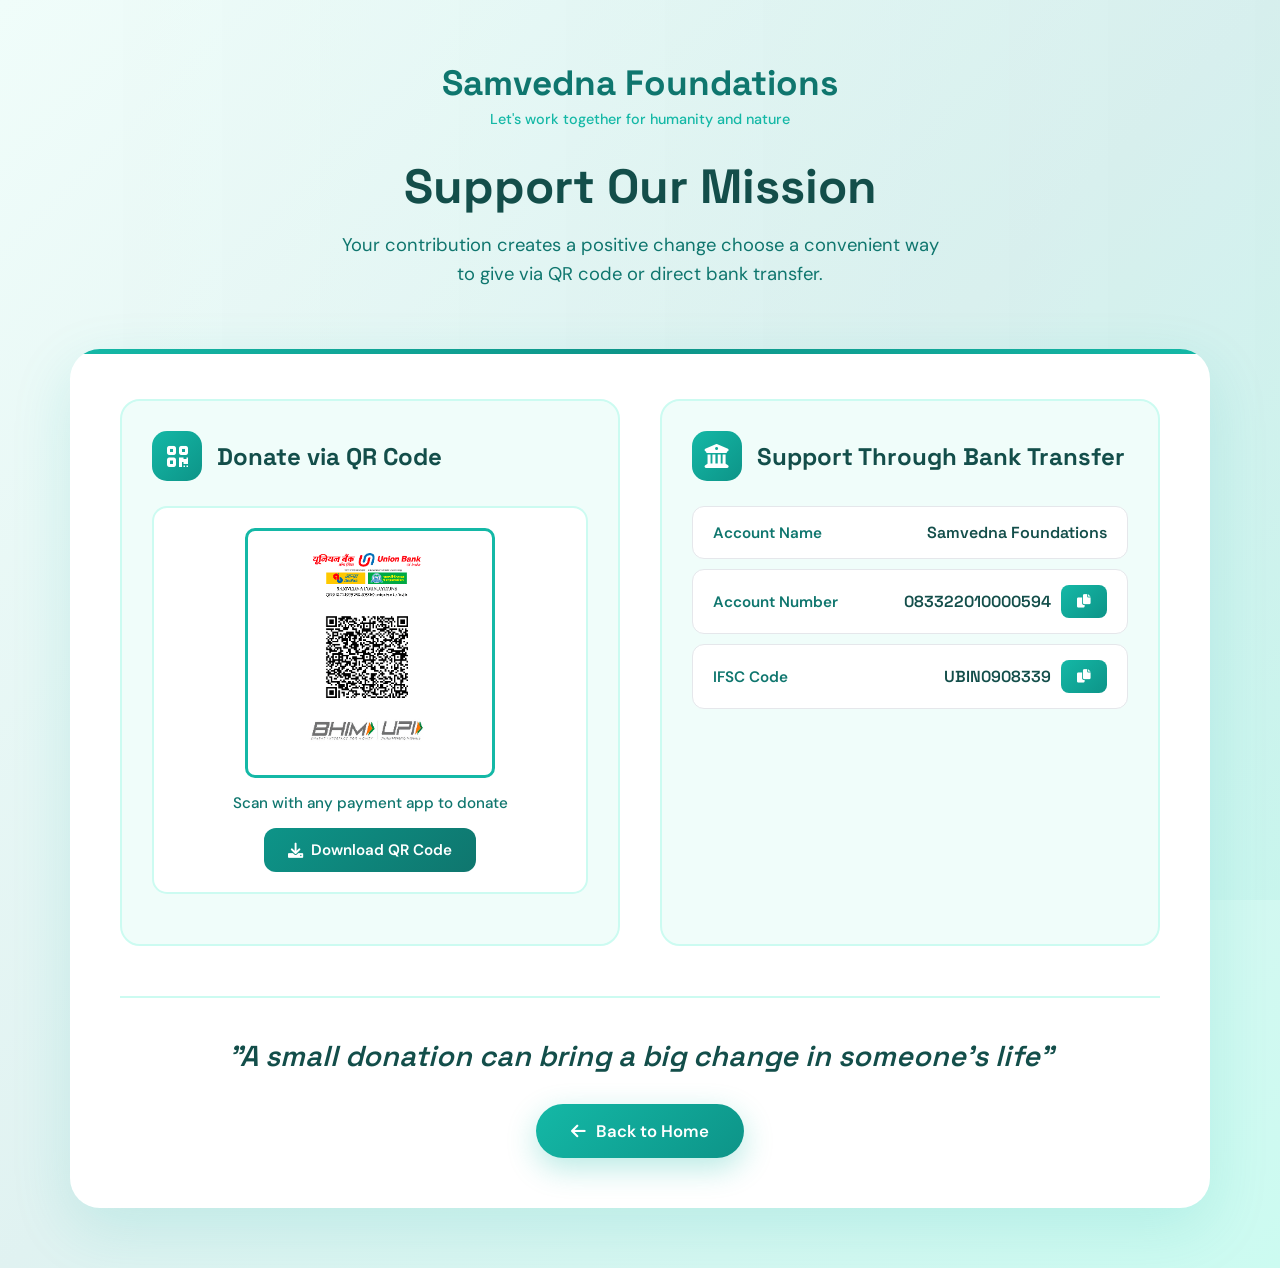
<file: donate.html>
<!DOCTYPE html>
<html lang="en">
<head>
    <meta charset="UTF-8">
    <meta name="viewport" content="width=device-width, initial-scale=1.0">
    <title>Donate - Samvedna Foundations</title>
    <link rel="icon" href="data:,">
    <link href="https://fonts.googleapis.com/css2?family=DM+Sans:wght@400;500;600;700&family=Space+Grotesk:wght@400;500;600;700&display=swap" rel="stylesheet">
    <link href="https://cdnjs.cloudflare.com/ajax/libs/font-awesome/6.0.0/css/all.min.css" rel="stylesheet">
    <style>
        * {
            margin: 0;
            padding: 0;
            box-sizing: border-box;
        }

        body {
            font-family: 'DM Sans', sans-serif;
            background: linear-gradient(135deg, #f0fdfa 0%, #e0f2f1 50%, #ccfbf1 100%);
            min-height: 100vh;
            position: relative;
            overflow-x: hidden;
        }

        /* Subtle animated background */
        .animated-bg {
            position: fixed;
            top: 0;
            left: 0;
            width: 100%;
            height: 100%;
            z-index: 0;
            opacity: 0.3;
        }

        .wave {
            position: absolute;
            width: 200%;
            height: 100%;
            background: linear-gradient(90deg, transparent, rgba(20, 184, 166, 0.1), transparent);
            animation: wave 15s linear infinite;
        }

        .wave:nth-child(2) {
            animation-delay: 5s;
            opacity: 0.5;
        }

        @keyframes wave {
            0% { transform: translateX(-50%); }
            100% { transform: translateX(0); }
        }

        .container {
            max-width: 1200px;
            margin: 0 auto;
            padding: 60px 30px;
            position: relative;
            z-index: 1;
        }

        /* Header */
        .header {
            text-align: center;
            margin-bottom: 60px;
            animation: fadeIn 0.8s ease;
        }

        .brand-name h1 {
            font-family: 'Space Grotesk', sans-serif;
            font-size: 2.2em;
            font-weight: 700;
            color: #0f766e;
            margin-bottom: 5px;
        }

        .brand-tagline {
            color: #14b8a6;
            font-size: 0.9em;
            font-weight: 500;
        }

        .main-title {
            font-family: 'Space Grotesk', sans-serif;
            font-size: 3em;
            font-weight: 700;
            color: #134e4a;
            margin-bottom: 15px;
            line-height: 1.2;
        }

        .subtitle {
            font-size: 1.15em;
            color: #0f766e;
            max-width: 600px;
            margin: 0 auto;
            line-height: 1.6;
            font-weight: 400;
        }

        /* Main Content Card */
        .donation-card {
            background: white;
            border-radius: 30px;
            padding: 50px;
            box-shadow: 0 20px 60px rgba(20, 184, 166, 0.15);
            animation: slideUp 0.8s ease;
            position: relative;
            overflow: hidden;
        }

        .donation-card::before {
            content: '';
            position: absolute;
            top: 0;
            left: 0;
            right: 0;
            height: 5px;
            background: linear-gradient(90deg, #14b8a6, #0d9488, #14b8a6);
        }

        /* Grid Layout */
        .payment-grid {
            display: grid;
            grid-template-columns: 1fr 1fr;
            gap: 40px;
            margin-bottom: 40px;
        }

        .payment-section {
            padding: 30px;
            background: #f0fdfa;
            border-radius: 20px;
            border: 2px solid #ccfbf1;
            transition: all 0.3s ease;
        }

        .payment-section:hover {
            border-color: #14b8a6;
            box-shadow: 0 10px 30px rgba(20, 184, 166, 0.1);
            transform: translateY(-5px);
        }

        .section-header {
            display: flex;
            align-items: center;
            gap: 15px;
            margin-bottom: 25px;
        }

        .section-icon {
            width: 50px;
            height: 50px;
            background: linear-gradient(135deg, #14b8a6, #0d9488);
            border-radius: 15px;
            display: flex;
            align-items: center;
            justify-content: center;
            color: white;
            font-size: 1.5em;
        }

        .section-title {
            font-family: 'Space Grotesk', sans-serif;
            font-size: 1.5em;
            font-weight: 700;
            color: #134e4a;
        }

        /* QR Code */
        .qr-container {
            background: white;
            border-radius: 15px;
            padding: 20px;
            text-align: center;
            margin: 20px 0;
            border: 2px solid #ccfbf1;
        }

        .qr-code {
            width: 250px;
            height: 250px;
            margin: 0 auto 15px;
            background: white;
            border-radius: 10px;
            display: flex;
            align-items: center;
            justify-content: center;
            border: 3px solid #14b8a6;
            padding: 10px;
        }

        .qr-code img {
            width: 100%;
            height: 100%;
            object-fit: contain;
        }

        .qr-placeholder {
            font-size: 3em;
            color: #14b8a6;
        }

        .qr-text {
            color: #0f766e;
            font-size: 0.95em;
            font-weight: 500;
            margin-top: 10px;
        }

        /* Bank Details */
        .detail-row {
            display: flex;
            justify-content: space-between;
            align-items: center;
            padding: 15px 20px;
            margin-bottom: 10px;
            background: white;
            border-radius: 12px;
            border: 1px solid #e5e7eb;
            transition: all 0.3s ease;
        }

        .detail-row:hover {
            border-color: #14b8a6;
            background: #f0fdfa;
        }

        .detail-label {
            color: #0f766e;
            font-weight: 600;
            font-size: 0.95em;
        }

        .detail-value {
            color: #134e4a;
            font-weight: 600;
            font-family: 'Space Grotesk', monospace;
            display: flex;
            align-items: center;
            gap: 10px;
        }

        /* Buttons */
        .copy-btn {
            background: linear-gradient(135deg, #14b8a6, #0d9488);
            color: white;
            border: none;
            padding: 8px 16px;
            border-radius: 8px;
            cursor: pointer;
            font-weight: 600;
            font-size: 0.85em;
            transition: all 0.3s ease;
            font-family: 'DM Sans', sans-serif;
        }

        .copy-btn:hover {
            transform: translateY(-2px);
            box-shadow: 0 5px 15px rgba(20, 184, 166, 0.3);
        }

        .copy-btn:active {
            transform: scale(0.95);
        }

        .download-btn {
            background: linear-gradient(135deg, #0d9488, #0f766e);
            color: white;
            border: none;
            padding: 12px 24px;
            border-radius: 12px;
            cursor: pointer;
            font-weight: 600;
            font-size: 0.95em;
            transition: all 0.3s ease;
            font-family: 'DM Sans', sans-serif;
            display: inline-flex;
            align-items: center;
            gap: 8px;
            margin-top: 15px;
        }

        .download-btn:hover {
            transform: translateY(-2px);
            box-shadow: 0 5px 15px rgba(13, 148, 136, 0.3);
        }

        .download-btn:active {
            transform: scale(0.95);
        }

        /* Footer */
        .footer-section {
            text-align: center;
            margin-top: 50px;
            padding-top: 40px;
            border-top: 2px solid #ccfbf1;
        }

        .quote {
            font-family: 'Space Grotesk', sans-serif;
            font-size: 1.8em;
            font-weight: 600;
            color: #134e4a;
            margin-bottom: 30px;
            font-style: italic;
        }

        .back-btn {
            display: inline-flex;
            align-items: center;
            gap: 10px;
            background: linear-gradient(135deg, #14b8a6, #0d9488);
            color: white;
            padding: 16px 35px;
            border-radius: 50px;
            text-decoration: none;
            font-weight: 600;
            font-size: 1.05em;
            transition: all 0.3s ease;
            box-shadow: 0 10px 30px rgba(20, 184, 166, 0.3);
        }

        .back-btn:hover {
            transform: translateY(-3px);
            box-shadow: 0 15px 40px rgba(20, 184, 166, 0.4);
        }

        /* Toast */
        .toast {
            position: fixed;
            bottom: 30px;
            right: 30px;
            background: linear-gradient(135deg, #10b981, #059669);
            color: white;
            padding: 18px 28px;
            border-radius: 12px;
            box-shadow: 0 10px 30px rgba(16, 185, 129, 0.4);
            display: none;
            animation: slideIn 0.3s ease;
            font-weight: 600;
            z-index: 1000;
        }

        @keyframes fadeIn {
            from { opacity: 0; }
            to { opacity: 1; }
        }

        @keyframes slideUp {
            from {
                opacity: 0;
                transform: translateY(30px);
            }
            to {
                opacity: 1;
                transform: translateY(0);
            }
        }

        @keyframes slideIn {
            from {
                transform: translateX(400px);
                opacity: 0;
            }
            to {
                transform: translateX(0);
                opacity: 1;
            }
        }

        /* Responsive */
        @media (max-width: 768px) {
            .container {
                padding: 30px 15px;
            }

            .header {
                margin-bottom: 40px;
            }

            .brand-name h1 {
                font-size: 1.8em;
            }

            .brand-tagline {
                font-size: 0.85em;
            }

            .main-title {
                font-size: 2em;
                margin-bottom: 12px;
            }

            .subtitle {
                font-size: 1em;
                padding: 0 10px;
            }

            .donation-card {
                padding: 25px 15px;
                border-radius: 20px;
            }

            .payment-grid {
                grid-template-columns: 1fr;
                gap: 25px;
                margin-bottom: 30px;
            }

            .payment-section {
                padding: 20px 15px;
                border-radius: 15px;
            }

            .payment-section:hover {
                transform: none;
            }

            .section-header {
                gap: 12px;
                margin-bottom: 20px;
            }

            .section-icon {
                width: 45px;
                height: 45px;
                font-size: 1.3em;
            }

            .section-title {
                font-size: 1.25em;
            }

            .qr-container {
                padding: 15px;
                margin: 15px 0;
            }

            .qr-code {
                width: 200px;
                height: 200px;
                margin: 0 auto 10px;
            }

            .qr-text {
                font-size: 0.9em;
            }

            .download-btn {
                padding: 10px 20px;
                font-size: 0.9em;
            }

            .detail-row {
                flex-direction: column;
                align-items: flex-start;
                gap: 12px;
                padding: 15px;
            }

            .detail-label {
                font-size: 0.9em;
            }

            .detail-value {
                font-size: 0.9em;
                flex-wrap: wrap;
                word-break: break-all;
            }

            .copy-btn {
                padding: 6px 12px;
                font-size: 0.8em;
                flex-shrink: 0;
            }

            .footer-section {
                margin-top: 35px;
                padding-top: 30px;
            }

            .quote {
                font-size: 1.3em;
                padding: 0 10px;
                margin-bottom: 25px;
            }

            .back-btn {
                padding: 14px 28px;
                font-size: 1em;
            }

            .toast {
                bottom: 20px;
                right: 20px;
                left: 20px;
                padding: 15px 20px;
                font-size: 0.9em;
            }
        }

        @media (max-width: 480px) {
            .container {
                padding: 20px 12px;
            }

            .brand-name h1 {
                font-size: 1.5em;
            }

            .main-title {
                font-size: 1.6em;
            }

            .subtitle {
                font-size: 0.95em;
            }

            .donation-card {
                padding: 20px 12px;
            }

            .payment-section {
                padding: 18px 12px;
            }

            .section-title {
                font-size: 1.1em;
            }

            .qr-code {
                width: 180px;
                height: 180px;
            }

            .download-btn {
                padding: 10px 18px;
                font-size: 0.85em;
            }

            .quote {
                font-size: 1.15em;
            }

            .back-btn {
                padding: 12px 24px;
                font-size: 0.95em;
            }
        }
    </style>
</head>
<body>
    <div class="animated-bg">
        <div class="wave"></div>
        <div class="wave"></div>
    </div>

    <div class="container">
        <!-- Header -->
        <div class="header">
            <div class="brand-name" style="text-align: center; margin-bottom: 30px;">
                <h1>Samvedna Foundations</h1>
                <p class="brand-tagline">Let's work together for humanity and nature</p>
            </div>
            <h2 class="main-title">Support Our Mission</h2>
            <p class="subtitle">Your contribution creates a positive change choose a convenient way to give via QR code or direct bank transfer.</p>
        </div>

        <!-- Main Donation Card -->
        <div class="donation-card">
            <div class="payment-grid">
                <!-- QR Code Section -->
                <div class="payment-section">
                    <div class="section-header">
                        <div class="section-icon">
                            <i class="fas fa-qrcode"></i>
                        </div>
                        <h3 class="section-title">Donate via QR Code</h3>
                    </div>

                    <div class="qr-container">
                        <div class="qr-code">
                            <img src="images/images/qrcode_final.png" alt="Payment QR Code" id="qrImage" crossorigin="anonymous" width="250" height="250">
                        </div>
                        <p class="qr-text">Scan with any payment app to donate</p>
                        <button class="download-btn" onclick="downloadQR()">
                            <i class="fas fa-download"></i>
                            Download QR Code
                        </button>
                    </div>
                </div>

                <!-- Bank Transfer Section -->
                <div class="payment-section">
                    <div class="section-header">
                        <div class="section-icon">
                            <i class="fas fa-university"></i>
                        </div>
                        <h3 class="section-title">Support Through Bank Transfer</h3>
                    </div>

                    <div class="detail-row">
                        <span class="detail-label">Account Name</span>
                        <span class="detail-value">Samvedna Foundations</span>
                    </div>

                    <div class="detail-row">
                        <span class="detail-label">Account Number</span>
                        <span class="detail-value">
                            083322010000594
                            <button class="copy-btn" onclick="copyToClipboard('083322010000594')">
                                <i class="fas fa-copy"></i>
                            </button>
                        </span>
                    </div>

                    <div class="detail-row">
                        <span class="detail-label">IFSC Code</span>
                        <span class="detail-value">
                            UBIN0908339
                            <button class="copy-btn" onclick="copyToClipboard('UBIN0908339')">
                                <i class="fas fa-copy"></i>
                            </button>
                        </span>
                    </div>
                </div>
            </div>

            <!-- Footer -->
            <div class="footer-section">
                <p class="quote">"A small donation can bring a big change in someone's life"</p>
                <a href="index.html" class="back-btn">
                    <i class="fas fa-arrow-left"></i>
                    Back to Home
                </a>
            </div>
        </div>
    </div>

    <div id="toast" class="toast"></div>

    <script>
        function copyToClipboard(text) {
            navigator.clipboard.writeText(text).then(function() {
                showToast('✓ Copied: ' + text);
            }, function(err) {
                showToast('Failed to copy');
            });
        }

        function downloadQR() {
            const qrImage = document.getElementById('qrImage');
            
            // Method 1: Try fetch API first (works best for same-origin and CORS-enabled images)
            fetch(qrImage.src)
                .then(response => response.blob())
                .then(blob => {
                    const url = URL.createObjectURL(blob);
                    const link = document.createElement('a');
                    link.href = url;
                    link.download = 'Samvedna-Foundation-QR-Code.png';
                    document.body.appendChild(link);
                    link.click();
                    document.body.removeChild(link);
                    URL.revokeObjectURL(url);
                    showToast('✓ QR Code downloaded successfully!');
                })
                .catch(error => {
                    console.log('Fetch method failed, trying canvas method...', error);
                    // Method 2: Canvas fallback
                    tryCanvasDownload();
                });
        }
        
        function tryCanvasDownload() {
            try {
                const qrImage = document.getElementById('qrImage');
                const canvas = document.createElement('canvas');
                const ctx = canvas.getContext('2d');
                
                // Wait for image to load if not already loaded
                if (!qrImage.complete) {
                    qrImage.onload = function() {
                        performCanvasDownload(qrImage, canvas, ctx);
                    };
                } else {
                    performCanvasDownload(qrImage, canvas, ctx);
                }
            } catch (error) {
                console.error('Canvas method failed:', error);
                // Method 3: Direct link fallback
                tryDirectDownload();
            }
        }
        
        function performCanvasDownload(img, canvas, ctx) {
            try {
                canvas.width = img.naturalWidth || img.width || 500;
                canvas.height = img.naturalHeight || img.height || 500;
                ctx.drawImage(img, 0, 0);
                
                canvas.toBlob(function(blob) {
                    if (blob) {
                        const url = URL.createObjectURL(blob);
                        const link = document.createElement('a');
                        link.href = url;
                        link.download = 'Samvedna-Foundation-QR-Code.png';
                        document.body.appendChild(link);
                        link.click();
                        document.body.removeChild(link);
                        URL.revokeObjectURL(url);
                        showToast('✓ QR Code downloaded successfully!');
                    } else {
                        tryDirectDownload();
                    }
                }, 'image/png');
            } catch (error) {
                console.error('Canvas drawing failed:', error);
                tryDirectDownload();
            }
        }
        
        function tryDirectDownload() {
            try {
                const qrImage = document.getElementById('qrImage');
                const link = document.createElement('a');
                link.href = qrImage.src;
                link.download = 'Samvedna-Foundation-QR-Code.png';
                link.target = '_blank';
                document.body.appendChild(link);
                link.click();
                document.body.removeChild(link);
                showToast('✓ Opening QR Code (right-click to save)');
            } catch (error) {
                console.error('All download methods failed:', error);
                showToast('❌ Download failed. Please right-click the QR code and select "Save image as"');
            }
        }

        function showToast(message) {
            const toast = document.getElementById('toast');
            toast.textContent = message;
            toast.style.display = 'block';
            
            setTimeout(function() {
                toast.style.display = 'none';
            }, 3000);
        }
    </script>
</body>
</html>
</file>
